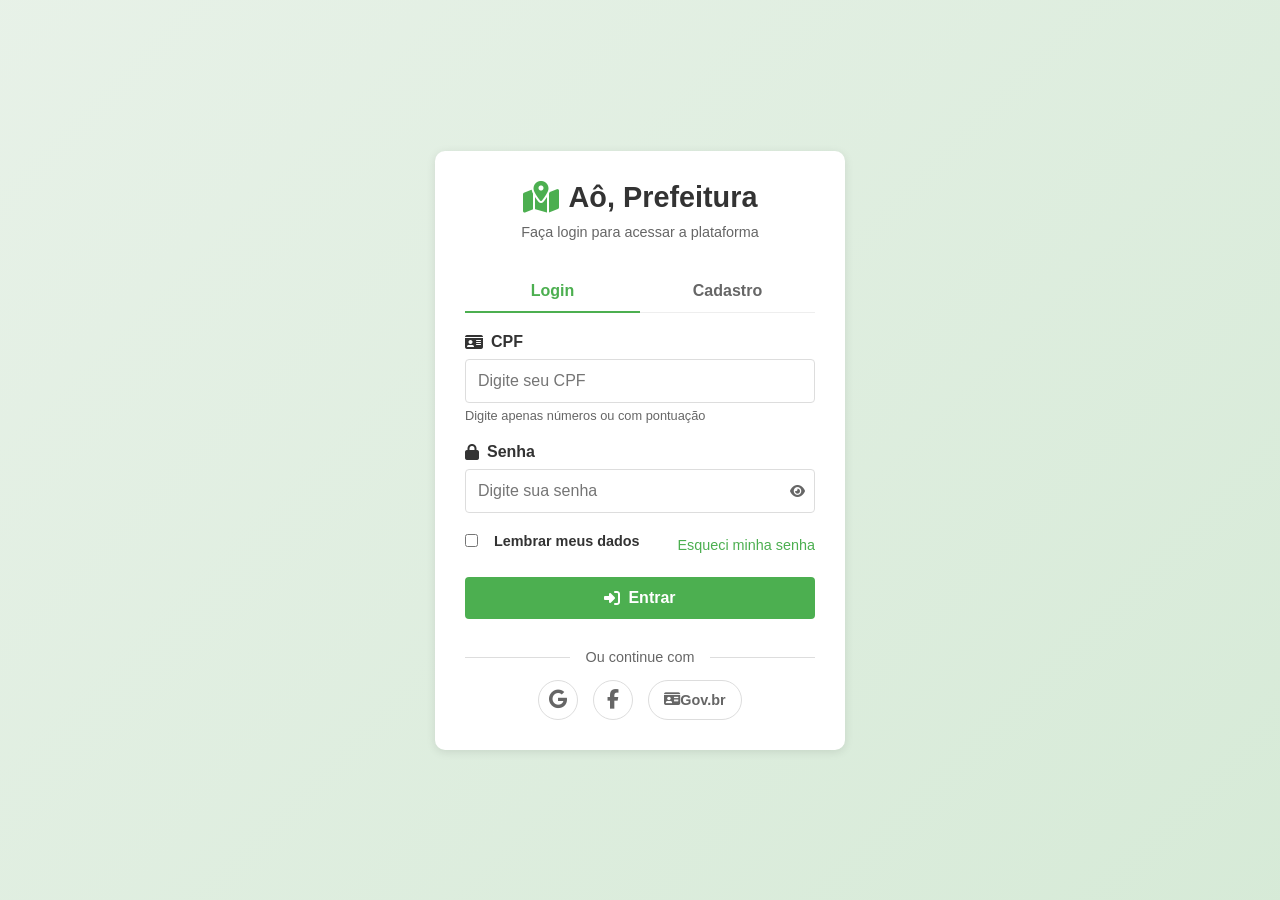
<file: Aô, prefeitura!/login.html>
<!DOCTYPE html>
<html lang="pt-BR">
<head>
  <meta charset="UTF-8" />
  <meta name="viewport" content="width=device-width, initial-scale=1.0" />
  <title>Login - Aô, Prefeitura</title>
  <link rel="stylesheet" href="https://cdnjs.cloudflare.com/ajax/libs/font-awesome/6.4.0/css/all.min.css" />
  <link rel="stylesheet" href="style.css" />
  <link rel="stylesheet" href="login-styles.css" />
</head>
<body>
  <div class="login-container">
    <div class="login-card">
      <div class="login-header">
        <div class="login-logo">
          <i class="fas fa-map-marked-alt"></i>
          <h1>Aô, Prefeitura</h1>
        </div>
        <p class="login-subtitle">Faça login para acessar a plataforma</p>
      </div>

      <div class="login-tabs">
        <button class="login-tab-btn active" id="login-tab">Login</button>
        <button class="login-tab-btn" id="register-tab">Cadastro</button>
      </div>

      <!-- Formulário de Login -->
      <div class="login-form-container" id="login-form">
        <form id="login-form-element">
          <div class="form-group">
            <label for="login-cpf"><i class="fas fa-id-card"></i> CPF</label>
            <input type="text" id="login-cpf" placeholder="Digite seu CPF" required maxlength="14">
            <small class="form-help">Digite apenas números ou com pontuação</small>
          </div>
          <div class="form-group">
            <label for="login-password"><i class="fas fa-lock"></i> Senha</label>
            <div class="password-input-container">
              <input type="password" id="login-password" placeholder="Digite sua senha" required>
              <button type="button" class="toggle-password" tabindex="-1">
                <i class="fas fa-eye"></i>
              </button>
            </div>
          </div>
          <div class="form-group remember-me">
            <label class="checkbox-container">
              <input type="checkbox" id="remember-me">
              <span class="checkmark"></span>
              Lembrar meus dados
            </label>
            <a href="#" class="forgot-password">Esqueci minha senha</a>
          </div>
          <button type="submit" class="login-btn">
            <i class="fas fa-sign-in-alt"></i> Entrar
          </button>
        </form>
      </div>

      <!-- Formulário de Cadastro -->
      <div class="login-form-container" id="register-form" style="display: none;">
        <form id="register-form-element">
          <div class="form-group">
            <label for="register-name"><i class="fas fa-user"></i> Nome Completo</label>
            <input type="text" id="register-name" placeholder="Digite seu nome completo" required>
          </div>
          <div class="form-group">
            <label for="register-cpf"><i class="fas fa-id-card"></i> CPF</label>
            <input type="text" id="register-cpf" placeholder="Digite seu CPF" required maxlength="14">
            <small class="form-help">Digite apenas números ou com pontuação</small>
          </div>
          <div class="form-group">
            <label for="register-email"><i class="fas fa-envelope"></i> E-mail</label>
            <input type="email" id="register-email" placeholder="Digite seu e-mail" required>
          </div>
          <div class="form-group">
            <label for="register-password"><i class="fas fa-lock"></i> Senha</label>
            <div class="password-input-container">
              <input type="password" id="register-password" placeholder="Crie uma senha" required>
              <button type="button" class="toggle-password" tabindex="-1">
                <i class="fas fa-eye"></i>
              </button>
            </div>
            <small class="form-help">Mínimo de 8 caracteres, incluindo letras e números</small>
          </div>
          <div class="form-group">
            <label for="register-confirm-password"><i class="fas fa-lock"></i> Confirmar Senha</label>
            <div class="password-input-container">
              <input type="password" id="register-confirm-password" placeholder="Confirme sua senha" required>
              <button type="button" class="toggle-password" tabindex="-1">
                <i class="fas fa-eye"></i>
              </button>
            </div>
          </div>
          <div class="form-group terms-container">
            <label class="checkbox-container">
              <input type="checkbox" id="accept-terms" required>
              <span class="checkmark"></span>
              Concordo com os <a href="#" class="terms-link">Termos de Uso</a> e <a href="#" class="terms-link">Política de Privacidade</a>
            </label>
          </div>
          <button type="submit" class="login-btn register-btn">
            <i class="fas fa-user-plus"></i> Cadastrar
          </button>
        </form>
      </div>

      <div class="login-footer">
        <p>Ou continue com</p>
        <div class="social-login">
          <button class="social-btn google-btn">
            <i class="fab fa-google"></i>
          </button>
          <button class="social-btn facebook-btn">
            <i class="fab fa-facebook-f"></i>
          </button>
          <button class="social-btn gov-btn">
            <i class="fas fa-id-card"></i> Gov.br
          </button>
        </div>
      </div>
    </div>
  </div>

  <script src="login.js"></script>
</body>
</html>
</file>
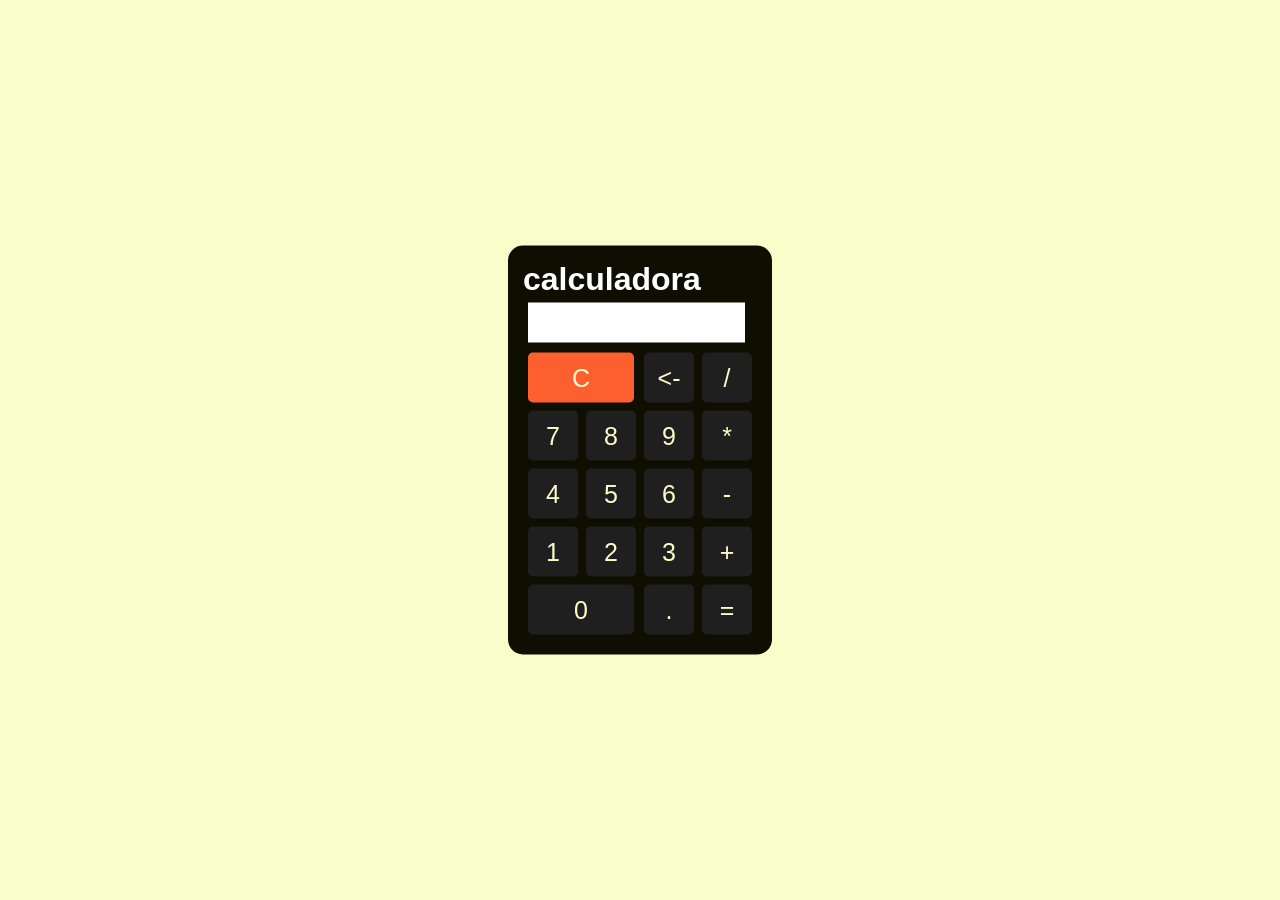
<file: calculadora/calculadora.html>
<!doctype html>
<html lang="en">

<head>
    <meta charset="utf-8">
    <meta name="viewport" content="width=device-width, initial-scale=1">
    <title>calculadora</title>
    <script src="calculadoraop.js"></script>
    <style>
        * {
            margin: 0;
            padding: 0;
        }

        .fundo {
            background-color: #f9fdc9;
            height: 100vh;
            color: white;
            font-family: Arial;
        }

        .calculadora {
            position: absolute;
            background-color: #0e0f01;
            top: 50%;
            left: 50%;
            transform: translate(-50%, -50%);
            border-radius: 15px;
            padding: 15px;
        }

        .botao {
            width: 50px;
            height: 50px;
            font-size: 25px;
            cursor: pointer;
            background-color: rgb(31, 31, 31);
            border: none;
            border-radius: 5px;
            color: #f9fdc9;
            margin: 3px;
        }

        .botaoC {
            width: 50px;
            height: 50px;
            font-size: 25px;
            cursor: pointer;
            background-color: #fe5f2f;
            border: none;
            border-radius: 5px;
            color: #f9fdc9;
            margin: 3px;
        }

        .botao:hover {
            background-color: black;
        }

        .botaoC:hover {
            background-color: #c33a11;
        }

        #resultado {
            background-color: white;
            width: 207px;
            height: 30px;
            margin: 5px;
            font-size: 25px;
            color: black;
            text-align: right;
            padding: 5px;
        }
    </style>
</head>

<body>
    <div class="fundo">
        <div class="calculadora">
            <h1>calculadora</h1>
            <p id="resultado"></p>
            <table>
                <tr>
                    <td colspan="2"><button class="botaoC" style="width: 106px;" onclick="clean()">C</button></td>
                    <td><button class="botao" onclick="back()"><-</button></td>
                    <td><button class="botao" onclick="insert('/')">/</button></td>
                </tr>
                <tr>
                    <td><button class="botao" onclick="insert('7')">7</button></td>
                    <td><button class="botao" onclick="insert('8')">8</button></td>
                    <td><button class="botao" onclick="insert('9')">9</button></td>
                    <td><button class="botao" onclick="insert('*')">*</button></td>
                </tr>
                <tr>
                    <td><button class="botao" onclick="insert('4')">4</button></td>
                    <td><button class="botao" onclick="insert('5')">5</button></td>
                    <td><button class="botao" onclick="insert('6')">6</button></td>
                    <td><button class="botao" onclick="insert('-')">-</button></td>
                </tr>
                <tr>
                    <td><button class="botao" onclick="insert('1')">1</button></td>
                    <td><button class="botao" onclick="insert('2')">2</button></td>
                    <td><button class="botao" onclick="insert('3')">3</button></td>
                    <td><button class="botao" onclick="insert('+')">+</button></td>
                </tr>
                <tr>
                    <td colspan="2"><button class="botao" style="width: 106px;" onclick="insert('0')">0</button></td>
                    <td><button class="botao" onclick="insert('.')">.</button></td>
                    <td><button class="botao" onclick="calcular()">=</button></td>
                </tr>
                <!-- colspan é para expandir um botão na linha e rowspan é para expandir na coluna-->
            </table>
        </div>
    </div>
</body>
</html>
</file>
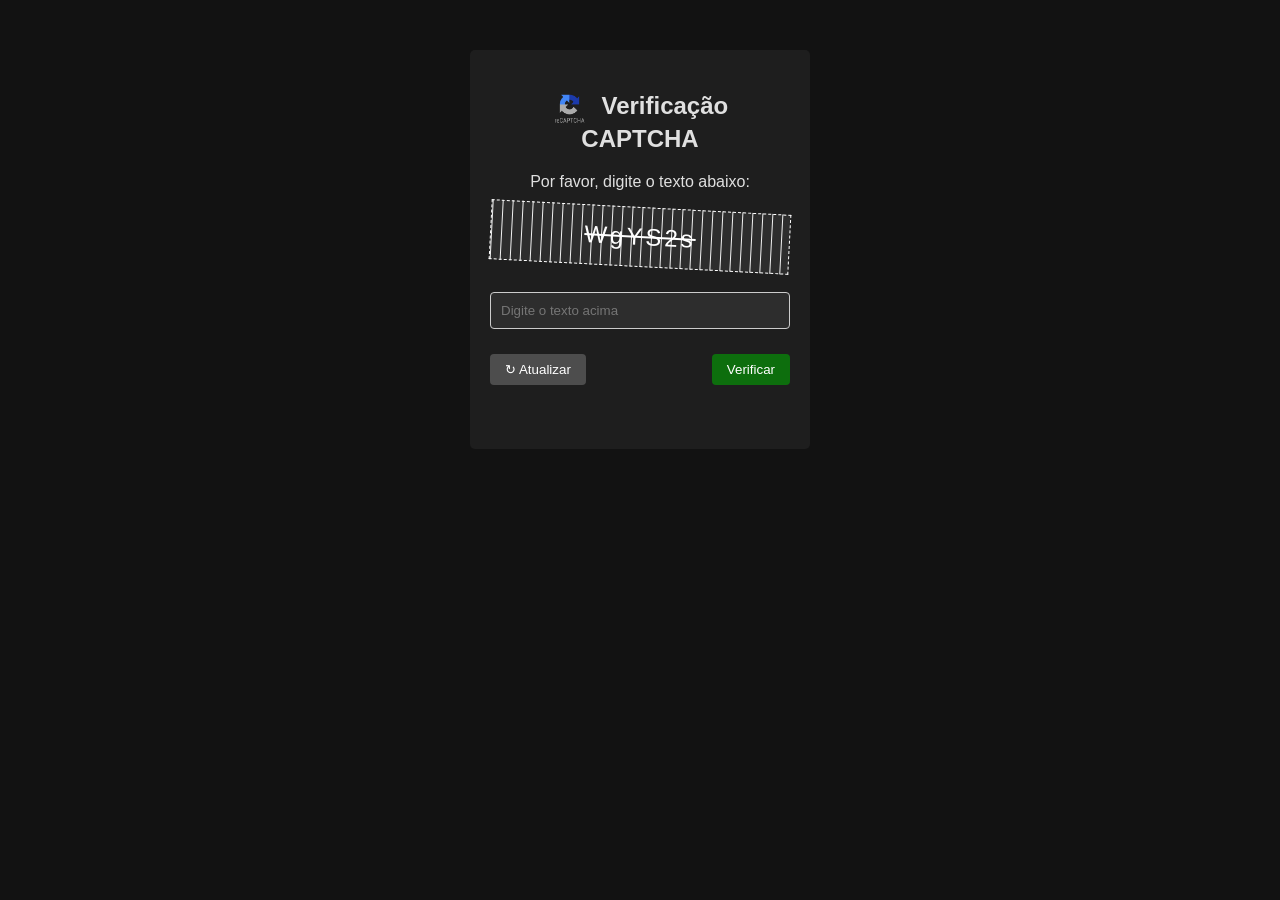
<file: captcha/captcha.html>
<!DOCTYPE html>
<html lang="pt-BR">

<head>
    <meta charset="UTF-8">
    <meta name="viewport" content="width=device-width, initial-scale=1.0">
    <title>CAPTCHA</title>
    <style>
        body {
            background-color: #121212;
            color: #e0e0e0;
        }

        .captcha-icon {
            width: 35px;
            height: 35px;
            vertical-align: middle;
            margin-right: 8px;
            display: inline-block;
        }

        .captcha-container {
            background-color: #1e1e1e;
            border-color: #333;
            font-family: Arial;
            max-width: 300px;
            margin: 50px auto;
            padding: 20px;
            border: 1px;
            border-radius: 5px;
            text-align: center;
        }

        .captcha-box {
            background-color: #2d2d2d;
            color: #ffffff;
            border-color: #444;
            font-size: 24px;
            letter-spacing: 3px;
            margin: 15px 0;
            padding: 15px;
            border: 1px dashed;
            user-select: none;
            background-image: linear-gradient(to right, #f0f0f0 1px, transparent 1px);
            background-size: 10px 100%;
        }

        #captchaInput {
            background-color: #2d2d2d;
            color: #ffffff;
            border-color: #444;
            width: 100%;
            padding: 10px;
            margin: 10px 0;
            box-sizing: border-box;
            border: 1px solid #ccc;
            border-radius: 4px;
        }

        .captcha-buttons {
            display: flex;
            justify-content: space-between;
            margin-top: 15px;
        }

        button {
            background-color: #3a3a3a;
            color: #ffffff;
            padding: 8px 15px;
            cursor: pointer;
            border: none;
            border-radius: 4px;
        }

        #refreshCaptcha {
            background-color: #4d4d4d;
        }

        #refreshCaptcha:hover {
            background-color: #4d4d4d;
        }

        #submitCaptcha {
            color: white;
            background-color: #0d6e0d;
        }

        #submitCaptcha:hover {
            background-color: #0e5e0e;
        }

        #captchaMessage {
            height: 20px;
            margin-top: 10px;
            font-size: 14px;
        }

        .success {
            color: #4caf50;
        }

        .error {
            color: #f44336;
        }
    </style>
</head>

<body>
    <div class="captcha-container">
        <h2>
            <img src="captchaimage.png" alt="Ícone CAPTCHA" class="captcha-icon">
            Verificação CAPTCHA
        </h2>
        <p>Por favor, digite o texto abaixo:</p>

        <div class="captcha-box" id="captchaText"></div>

        <input type="text" id="captchaInput" placeholder="Digite o texto acima" required>

        <div class="captcha-buttons">
            <button id="refreshCaptcha">↻ Atualizar</button>
            <button id="submitCaptcha">Verificar</button>
        </div>

        <p id="captchaMessage"></p>
    </div>

    <script>
        
        function generateCaptcha() {
        
            const chars = "23456789ABCDEFGHJKLMNPQRSTUVWXYZabcdefghjkmnpqrstuvwxyz";
            
            let captcha = "";
            for (let i = 0; i < 6; i++) {
                captcha += chars[Math.floor(Math.random() * chars.length)];
                
            }
            return captcha;
        }

       
        function styleCaptcha() {
            const captchaElement = document.getElementById('captchaText');
            
            captchaElement.style.transform = `rotate(${Math.random() * 6 - 3}deg)`;
 captchaElement.style.textDecoration = Math.random() > 0.5 ? 'line-through' : 'none';
        
        }


        let currentCaptcha = generateCaptcha();
        document.getElementById('captchaText').textContent = currentCaptcha;
        styleCaptcha();

        
        document.getElementById('refreshCaptcha').addEventListener('click', function () {
            currentCaptcha = generateCaptcha();
            document.getElementById('captchaText').textContent = currentCaptcha;
            document.getElementById('captchaMessage').textContent = "";
            document.getElementById('captchaInput').value = "";
            styleCaptcha();
        });

         document.getElementById('submitCaptcha').addEventListener('click', function () {
            const userInput = document.getElementById('captchaInput').value.trim();
            const messageElement = document.getElementById('captchaMessage');

            if (!userInput) {
                messageElement.textContent = "Por favor, digite o texto do CAPTCHA.";
                messageElement.className = "error";
                return;
            }

            if (userInput === currentCaptcha) {
                messageElement.textContent = "✓ CAPTCHA correto! Você pode prosseguir.";
                messageElement.className = "success";
                // Aqui você pode adicionar a lógica para prosseguir com o formulário
                setTimeout(() => {
                    alert("Verificação CAPTCHA concluída com sucesso!");
                }, 500);
            } else {
                messageElement.textContent = "✗ CAPTCHA incorreto. Tente novamente.";
                messageElement.className = "error";
                currentCaptcha = generateCaptcha();
                document.getElementById('captchaText').textContent = currentCaptcha;
                document.getElementById('captchaInput').value = "";
                styleCaptcha();
            }
        });

         document.getElementById('captchaInput').addEventListener('keypress', function (e) {
            if (e.key === 'Enter') {
                document.getElementById('submitCaptcha').click();
            }
        });
    </script>
</body>

</html>
</file>
<file: Aô, prefeitura!/style.css>
:root {
  --primary-color: #4caf50;
  --primary-dark: #2e7d32;
  --primary-light: #81c784;
  --accent-color: #f44336;
  --accent-dark: #d32f2f;
  --text-dark: #333;
  --text-light: #f5f5f5;
  --background: #f9f9f9;
  --card-shadow: 0 2px 10px rgba(0,0,0,0.1);
}

* {
  box-sizing: border-box;
  margin: 0;
  padding: 0;
}

body {
  margin: 0;
  font-family: 'Segoe UI', Tahoma, Geneva, Verdana, sans-serif;
  background-color: var(--background);
  overflow-x: hidden;
}

/* Layout Principal */
.app-container {
  display: flex;
  flex-direction: column;
  height: 100vh;
  width: 100vw;
}

/* Topbar - Cabeçalho */
.topbar {
  background: var(--primary-color);
  height: 60px;
  display: flex;
  align-items: center;
  justify-content: space-between;
  padding: 0 1rem;
  box-shadow: 0 2px 5px rgba(0,0,0,0.1);
  z-index: 100;
  position: relative;
}

.menu-toggle {
  background: none;
  border: none;
  color: white;
  font-size: 1.5rem;
  cursor: pointer;
  display: none;
}

.logo {
  color: white;
  font-weight: bold;
  font-size: 1.2rem;
  display: flex;
  align-items: center;
  gap: 8px;
}

.topbar-actions {
  display: flex;
  align-items: center;
  gap: 15px;
}

.denunciar-btn {
  background: var(--accent-color);
  color: white;
  border: none;
  padding: 8px 16px;
  font-weight: bold;
  border-radius: 20px;
  cursor: pointer;
  transition: all 0.3s;
  display: flex;
  align-items: center;
  gap: 5px;
  font-size: 0.9rem;
}

.denunciar-btn:hover {
  background: var(--accent-dark);
  transform: scale(1.05);
}

.notification-btn, .profile-btn {
  color: white;
  cursor: pointer;
  transition: all 0.3s;
  position: relative;
}

.notification-btn:hover, .profile-btn:hover {
  transform: scale(1.1);
}

.notification-badge {
  position: absolute;
  top: -5px;
  right: -5px;
  background: var(--accent-color);
  color: white;
  border-radius: 50%;
  width: 16px;
  height: 16px;
  font-size: 10px;
  display: flex;
  align-items: center;
  justify-content: center;
}

.profile-btn {
  background: var(--primary-dark);
  width: 32px;
  height: 32px;
  border-radius: 50%;
  display: flex;
  align-items: center;
  justify-content: center;
  font-weight: bold;
}

/* Sidebar - Menu Lateral */
.sidebar {
  background: linear-gradient(to bottom, var(--primary-color), var(--primary-dark));
  width: 250px;
  height: calc(100vh - 60px);
  padding: 1rem;
  display: flex;
  flex-direction: column;
  gap: 0.5rem;
  box-shadow: 2px 0 5px rgba(0,0,0,0.1);
  z-index: 90;
  position: absolute;
  left: 0;
  transition: transform 0.3s ease;
}

.sidebar button {
  background: rgba(255,255,255,0.1);
  border: none;
  border-radius: 8px;
  padding: 12px 15px;
  color: white;
  font-weight: bold;
  cursor: pointer;
  transition: all 0.3s;
  text-align: left;
  display: flex;
  align-items: center;
  gap: 10px;
  font-size: 0.95rem;
}

.sidebar button:hover, .sidebar button.active {
  background: rgba(255,255,255,0.2);
  transform: translateX(5px);
}

.sidebar button i {
  width: 20px;
  text-align: center;
}

/* Conteúdo Principal */
.main-content {
  flex: 1;
  display: flex;
  position: relative;
  height: calc(100vh - 60px);
}

.map-container {
  flex: 1;
  height: 100%;
  margin-left: 250px;
  transition: margin 0.3s ease;
}

#map {
  width: 100%;
  height: 100%;
  z-index: 10;
}

/* Status Card */
.status-card {
  position: absolute;
  bottom: 20px;
  left: 270px;
  background: white;
  padding: 1rem;
  border-radius: 10px;
  box-shadow: var(--card-shadow);
  z-index: 80;
  font-size: 14px;
  display: flex;
  flex-direction: column;
  gap: 5px;
  transition: left 0.3s ease;
}

.status-card p {
  margin: 0;
  display: flex;
  align-items: center;
  gap: 8px;
}

/* Modal de Denúncia */
.modal {
  display: none;
  position: fixed;
  top: 0;
  left: 0;
  width: 100%;
  height: 100%;
  background-color: rgba(0,0,0,0.5);
  z-index: 200;
  justify-content: center;
  align-items: center;
}

.modal-content {
  background-color: white;
  padding: 20px;
  border-radius: 10px;
  width: 90%;
  max-width: 500px;
  box-shadow: 0 0 20px rgba(0,0,0,0.3);
  max-height: 90vh;
  overflow-y: auto;
}

.modal-header {
  display: flex;
  justify-content: space-between;
  align-items: center;
  margin-bottom: 15px;
  padding: 10px 0;
  background-color: white;
  position: sticky;
  top: 0;
  z-index: 10;
}

.modal-header h2 {
  margin: 0;
  color: var(--accent-color);
  display: flex;
  align-items: center;
  gap: 8px;
}

.close-btn {
  background: none;
  border: none;
  font-size: 24px;
  cursor: pointer;
  color: #666;
}

.form-group {
  margin-bottom: 15px;
}

.form-group label {
  display: block;
  margin-bottom: 5px;
  font-weight: bold;
  color: var(--text-dark);
  display: flex;
  align-items: center;
  gap: 5px;
}

.form-group input, .form-group select, .form-group textarea {
  width: 100%;
  padding: 10px;
  border: 1px solid #ddd;
  border-radius: 4px;
  box-sizing: border-box;
  font-family: inherit;
}

.form-group textarea {
  height: 100px;
  resize: vertical;
}

.submit-btn {
  background-color: var(--accent-color);
  color: white;
  border: none;
  padding: 12px;
  border-radius: 4px;
  cursor: pointer;
  font-weight: bold;
  width: 100%;
  font-size: 1rem;
  transition: background-color 0.3s;
  display: flex;
  align-items: center;
  justify-content: center;
  gap: 8px;
}

.submit-btn:hover {
  background-color: var(--accent-dark);
}

/* Popup personalizado */
.custom-popup {
  padding: 10px;
  min-width: 200px;
  max-width: 250px;
}

.popup-title {
  font-weight: bold;
  margin-bottom: 5px;
  color: var(--text-dark);
  font-size: 1rem;
}

.popup-status {
  display: inline-block;
  padding: 3px 10px;
  border-radius: 10px;
  font-size: 12px;
  margin-bottom: 5px;
  font-weight: 500;
}

.status-pending {
  background-color: #fff3e0;
  color: #e65100;
}

.status-in-progress {
  background-color: #e3f2fd;
  color: #0d47a1;
}

.status-completed {
  background-color: #e8f5e9;
  color: var(--primary-dark);
}

.popup-date {
  font-size: 12px;
  color: #666;
  margin-bottom: 5px;
}

.popup-description {
  font-size: 14px;
  margin-bottom: 5px;
  color: #555;
}

.popup-actions {
  margin-top: 10px;
  display: flex;
  gap: 5px;
}

.popup-btn {
  padding: 5px 10px;
  font-size: 12px;
  border: none;
  border-radius: 3px;
  cursor: pointer;
  transition: all 0.3s;
}

.popup-btn-primary {
  background-color: var(--primary-color);
  color: white;
}

.popup-btn-primary:hover {
  background-color: var(--primary-dark);
}

.popup-btn-secondary {
  background-color: #f5f5f5;
  color: #333;
}

.popup-btn-secondary:hover {
  background-color: #e0e0e0;
}

/* Menu Mobile */
.mobile-bottom-nav {
  position: fixed;
  bottom: 0;
  left: 0;
  right: 0;
  background: white;
  display: none;
  justify-content: space-around;
  padding: 10px 0;
  box-shadow: 0 -2px 5px rgba(0,0,0,0.1);
  z-index: 100;
}

.mobile-nav-item {
  display: flex;
  flex-direction: column;
  align-items: center;
  color: #666;
  text-decoration: none;
  font-size: 0.8rem;
}

.mobile-nav-item i {
  font-size: 1.2rem;
  margin-bottom: 3px;
}

.mobile-nav-item.active {
  color: var(--primary-color);
}

/* Notificações */
.notifications-list {
  max-height: 400px;
  overflow-y: auto;
}

.notification-item {
  display: flex;
  padding: 12px;
  border-bottom: 1px solid #eee;
  gap: 12px;
  transition: background-color 0.2s;
}

.notification-item:hover {
  background-color: #f5f5f5;
}

.notification-item.unread {
  background-color: #f0f8ff;
}

.notification-icon {
  width: 40px;
  height: 40px;
  border-radius: 50%;
  background-color: #e8f5e9;
  display: flex;
  align-items: center;
  justify-content: center;
  color: var(--primary-color);
}

.notification-content {
  flex: 1;
}

.notification-title {
  font-weight: bold;
  margin-bottom: 3px;
}

.notification-text {
  font-size: 14px;
  color: #555;
  margin-bottom: 3px;
}

.notification-time {
  font-size: 12px;
  color: #888;
}

.modal-footer {
  margin-top: 15px;
  display: flex;
  justify-content: flex-end;
  gap: 10px;
}

/* Detalhes da denúncia */
#report-details-content {
  padding: 10px 0;
}

.report-detail-item {
  margin-bottom: 15px;
}

.report-detail-label {
  font-weight: bold;
  color: #666;
  font-size: 0.9rem;
  margin-bottom: 3px;
}

.report-detail-value {
  color: var(--text-dark);
}

.report-timeline {
  margin-top: 20px;
  border-left: 2px solid #ddd;
  padding-left: 20px;
}

.timeline-item {
  position: relative;
  margin-bottom: 20px;
}

.timeline-item:before {
  content: '';
  position: absolute;
  left: -26px;
  top: 0;
  width: 10px;
  height: 10px;
  border-radius: 50%;
  background: var(--primary-color);
}

.timeline-date {
  font-size: 12px;
  color: #888;
  margin-bottom: 3px;
}

.timeline-title {
  font-weight: bold;
  margin-bottom: 3px;
}

.timeline-description {
  font-size: 14px;
  color: #555;
}

/* Relatório de denúncias */
.report-list-content {
  max-width: 800px;
}

.report-list {
  display: flex;
  flex-direction: column;
  gap: 15px;
}

.report-list-item {
  border: 1px solid #eee;
  border-radius: 8px;
  padding: 15px;
  background-color: white;
  box-shadow: 0 2px 5px rgba(0,0,0,0.05);
}

.report-list-header {
  display: flex;
  justify-content: space-between;
  align-items: center;
  margin-bottom: 10px;
}

.report-list-title {
  font-weight: bold;
  font-size: 1.1rem;
  color: var(--text-dark);
}

.report-list-date {
  font-size: 12px;
  color: #666;
  margin-bottom: 8px;
}

.report-list-description {
  font-size: 14px;
  color: #555;
  margin-bottom: 10px;
}

.report-list-urgency {
  font-size: 13px;
  color: #666;
  margin-bottom: 10px;
}

.report-list-actions {
  display: flex;
  gap: 10px;
}

.no-reports {
  padding: 20px;
  text-align: center;
  color: #666;
  font-style: italic;
}

/* Responsividade */
@media (max-width: 992px) {
  .sidebar {
    width: 220px;
  }
  .map-container {
    margin-left: 220px;
  }
  .status-card {
    left: 240px;
  }
}

@media (max-width: 768px) {
  .menu-toggle {
    display: block;
  }

  .sidebar {
    position: fixed;
    top: 60px;
    height: calc(100vh - 60px);
    transform: translateX(-100%);
  }

  .sidebar.open {
    transform: translateX(0);
  }

  .map-container {
    margin-left: 0;
  }

  .status-card {
    left: 20px;
    bottom: 80px;
    max-width: calc(100% - 40px);
  }

  .mobile-bottom-nav {
    display: flex;
  }

  .modal-content {
    width: 95%;
    padding: 15px;
  }
}

@media (max-width: 480px) {
  .topbar {
    padding: 0 10px;
  }

  .logo span {
    display: none;
  }

  .denunciar-btn span {
    display: none;
  }

  .sidebar {
    width: 80%;
  }

  .status-card {
    font-size: 12px;
    padding: 8px;
  }
}
</file>
<file: Aô, prefeitura!/login-styles.css>
:root {
  --primary-color: #4caf50;
  --primary-dark: #2e7d32;
  --primary-light: #81c784;
  --accent-color: #f44336;
  --accent-dark: #d32f2f;
  --text-dark: #333;
  --text-light: #f5f5f5;
  --background: #f9f9f9;
  --card-shadow: 0 2px 10px rgba(0,0,0,0.1);
  --google-color: #DB4437;
  --facebook-color: #4267B2;
  --gov-color: #1351B4;
}

body {
  margin: 0;
  font-family: 'Segoe UI', Tahoma, Geneva, Verdana, sans-serif;
  background-color: var(--background);
  background-image: linear-gradient(135deg, rgba(76, 175, 80, 0.1) 0%, rgba(76, 175, 80, 0.2) 100%);
  height: 100vh;
  display: flex;
  justify-content: center;
  align-items: center;
}

.login-container {
  width: 100%;
  max-width: 450px;
  padding: 20px;
}

.login-card {
  background-color: white;
  border-radius: 10px;
  box-shadow: var(--card-shadow);
  overflow: hidden;
  padding: 30px;
}

.login-header {
  text-align: center;
  margin-bottom: 30px;
}

.login-logo {
  display: flex;
  align-items: center;
  justify-content: center;
  gap: 10px;
  margin-bottom: 10px;
}

.login-logo i {
  font-size: 2rem;
  color: var(--primary-color);
}

.login-logo h1 {
  margin: 0;
  font-size: 1.8rem;
  color: var(--text-dark);
}

.login-subtitle {
  color: #666;
  margin: 0;
  font-size: 0.9rem;
}

.login-tabs {
  display: flex;
  margin-bottom: 20px;
  border-bottom: 1px solid #eee;
}

.login-tab-btn {
  flex: 1;
  background: none;
  border: none;
  padding: 12px;
  font-size: 1rem;
  font-weight: 600;
  color: #666;
  cursor: pointer;
  transition: all 0.3s;
  position: relative;
}

.login-tab-btn.active {
  color: var(--primary-color);
}

.login-tab-btn.active::after {
  content: '';
  position: absolute;
  bottom: -1px;
  left: 0;
  width: 100%;
  height: 2px;
  background-color: var(--primary-color);
}

.login-form-container {
  margin-bottom: 20px;
}

.form-group {
  margin-bottom: 20px;
}

.form-group label {
  display: block;
  margin-bottom: 8px;
  font-weight: 600;
  color: var(--text-dark);
  display: flex;
  align-items: center;
  gap: 8px;
}

.form-group input {
  width: 100%;
  padding: 12px;
  border: 1px solid #ddd;
  border-radius: 4px;
  font-size: 1rem;
  transition: border-color 0.3s;
}

.form-group input:focus {
  border-color: var(--primary-color);
  outline: none;
}

.form-help {
  display: block;
  font-size: 0.8rem;
  color: #666;
  margin-top: 5px;
}

.password-input-container {
  position: relative;
}

.toggle-password {
  position: absolute;
  right: 10px;
  top: 50%;
  transform: translateY(-50%);
  background: none;
  border: none;
  color: #666;
  cursor: pointer;
}

.remember-me {
  display: flex;
  justify-content: space-between;
  align-items: center;
}

.checkbox-container {
  display: flex;
  align-items: center;
  gap: 8px;
  cursor: pointer;
  font-weight: normal;
  font-size: 0.9rem;
  color: #666;
}

.checkbox-container input {
  width: auto;
  margin: 0;
}

.forgot-password {
  color: var(--primary-color);
  text-decoration: none;
  font-size: 0.9rem;
}

.forgot-password:hover {
  text-decoration: underline;
}

.login-btn {
  width: 100%;
  padding: 12px;
  background-color: var(--primary-color);
  color: white;
  border: none;
  border-radius: 4px;
  font-size: 1rem;
  font-weight: 600;
  cursor: pointer;
  transition: background-color 0.3s;
  display: flex;
  justify-content: center;
  align-items: center;
  gap: 8px;
}

.login-btn:hover {
  background-color: var(--primary-dark);
}

.register-btn {
  background-color: var(--accent-color);
}

.register-btn:hover {
  background-color: var(--accent-dark);
}

.terms-container {
  font-size: 0.85rem;
}

.terms-link {
  color: var(--primary-color);
  text-decoration: none;
}

.terms-link:hover {
  text-decoration: underline;
}

.login-footer {
  text-align: center;
  margin-top: 30px;
}

.login-footer p {
  color: #666;
  font-size: 0.9rem;
  margin-bottom: 15px;
  position: relative;
}

.login-footer p::before,
.login-footer p::after {
  content: '';
  position: absolute;
  top: 50%;
  width: 30%;
  height: 1px;
  background-color: #ddd;
}

.login-footer p::before {
  left: 0;
}

.login-footer p::after {
  right: 0;
}

.social-login {
  display: flex;
  justify-content: center;
  gap: 15px;
}

.social-btn {
  width: 40px;
  height: 40px;
  border-radius: 50%;
  border: 1px solid #ddd;
  background-color: white;
  color: #666;
  font-size: 1.2rem;
  cursor: pointer;
  transition: all 0.3s;
  display: flex;
  justify-content: center;
  align-items: center;
}

.social-btn:hover {
  transform: translateY(-3px);
  box-shadow: 0 5px 10px rgba(0,0,0,0.1);
}

.google-btn:hover {
  color: var(--google-color);
  border-color: var(--google-color);
}

.facebook-btn:hover {
  color: var(--facebook-color);
  border-color: var(--facebook-color);
}

.gov-btn {
  width: auto;
  padding: 0 15px;
  border-radius: 20px;
  font-size: 0.9rem;
  font-weight: 600;
}

.gov-btn:hover {
  color: var(--gov-color);
  border-color: var(--gov-color);
}

@media (max-width: 480px) {
  .login-container {
    padding: 10px;
  }
  
  .login-card {
    padding: 20px;
  }
  
  .login-logo h1 {
    font-size: 1.5rem;
  }
  
  .remember-me {
    flex-direction: column;
    align-items: flex-start;
    gap: 10px;
  }
  
  .social-login {
    flex-wrap: wrap;
  }
}
</file>
